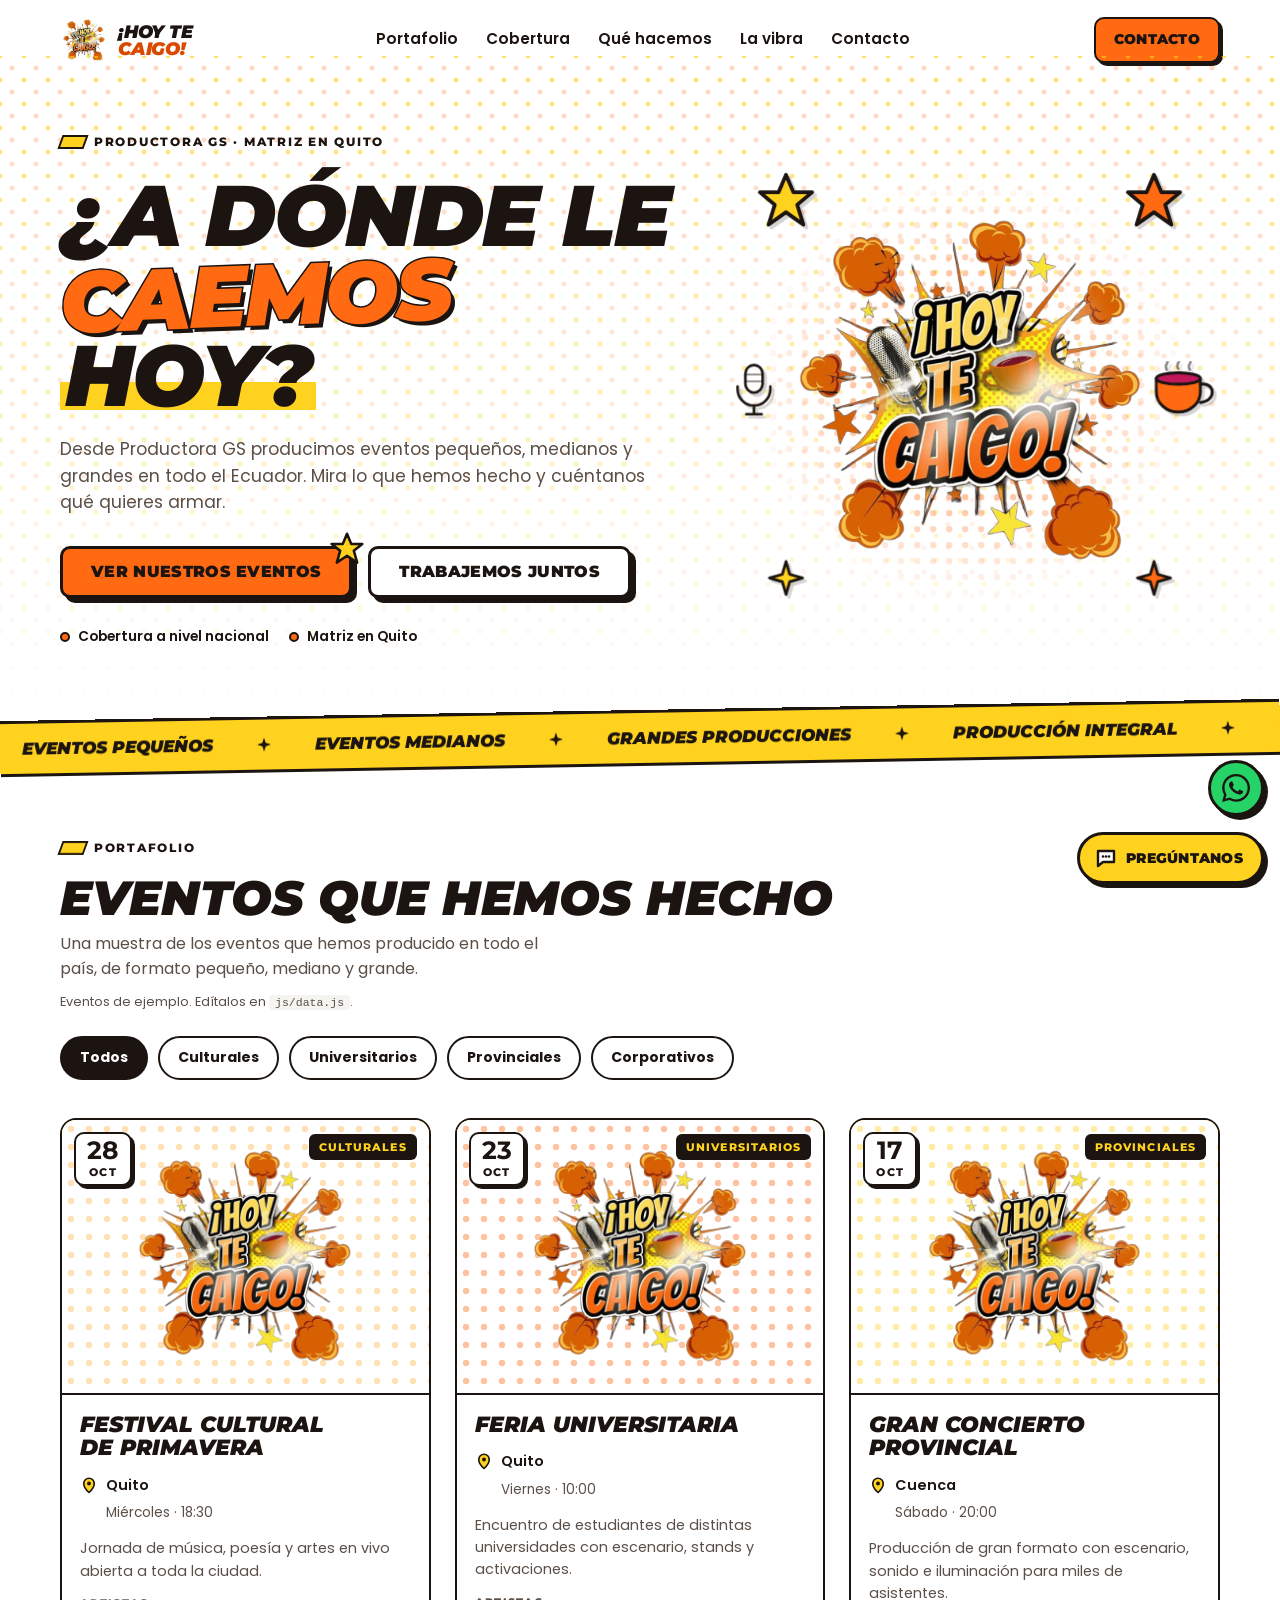
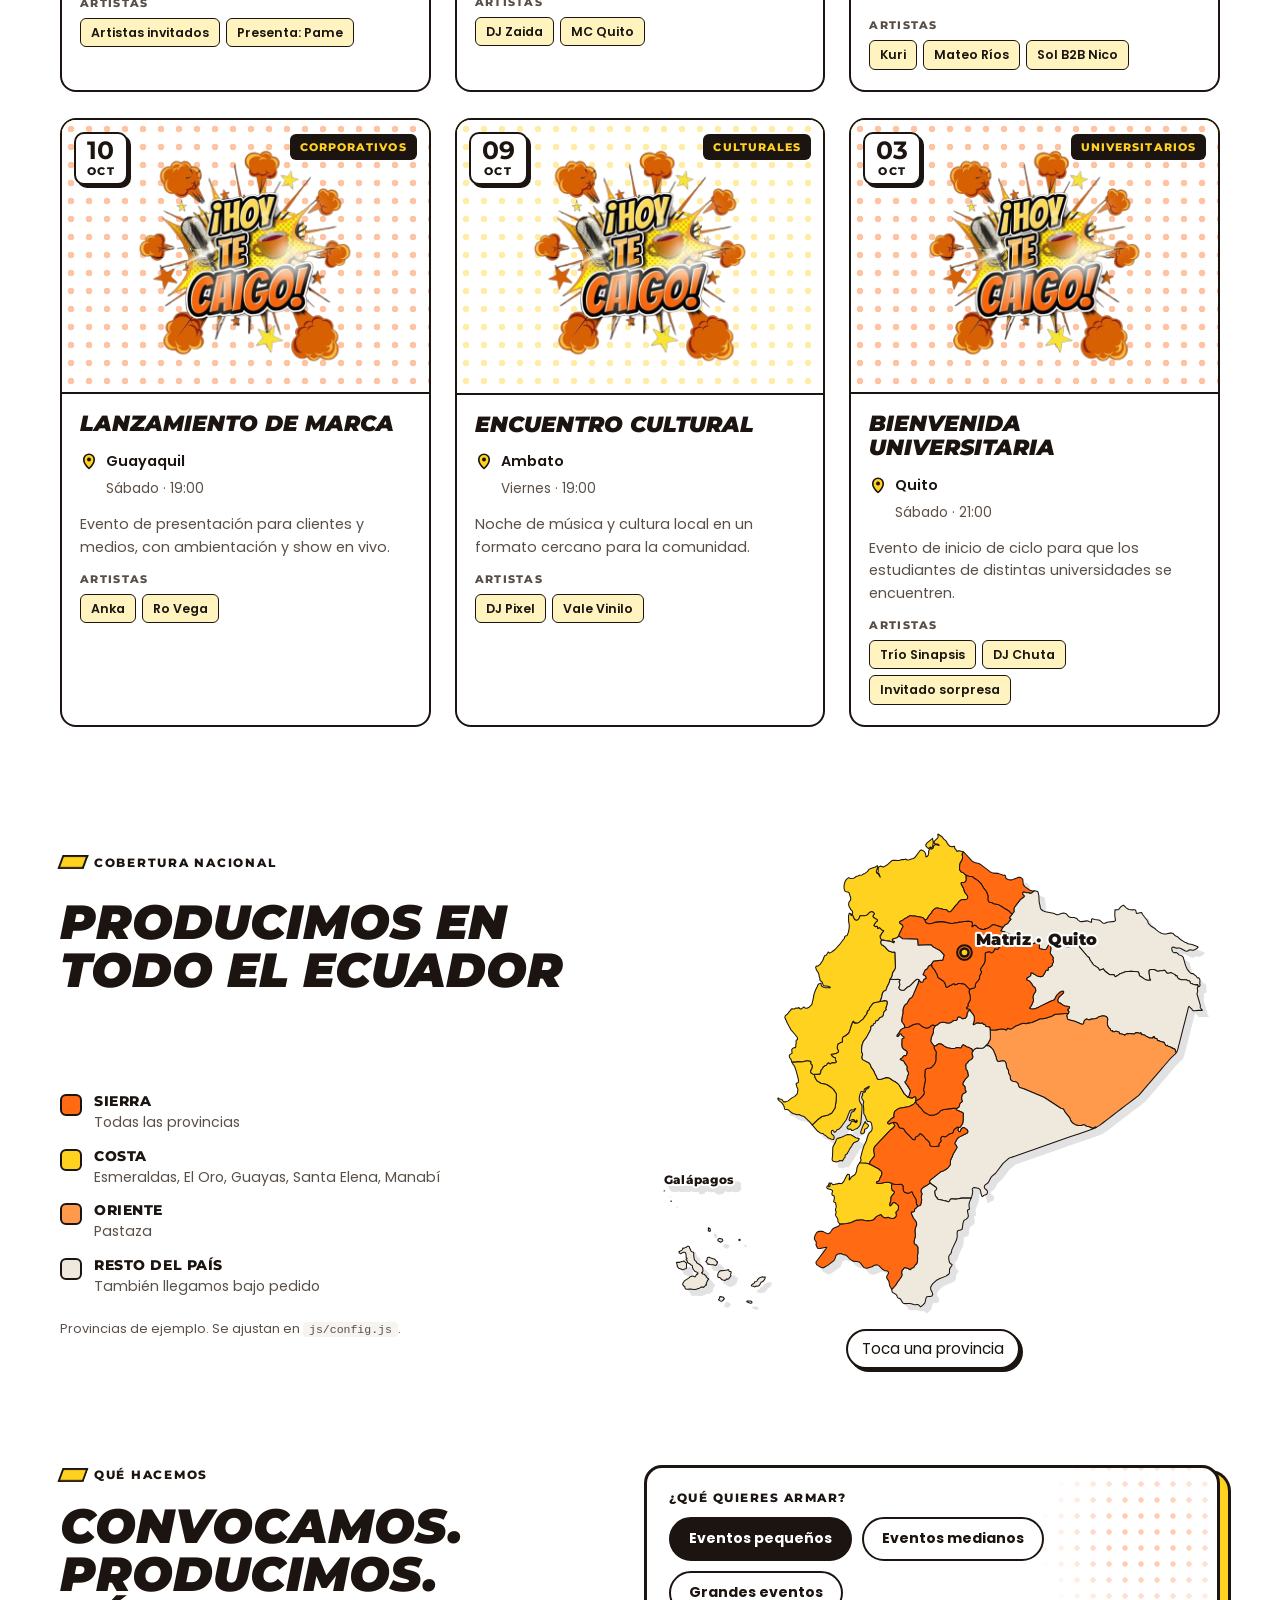
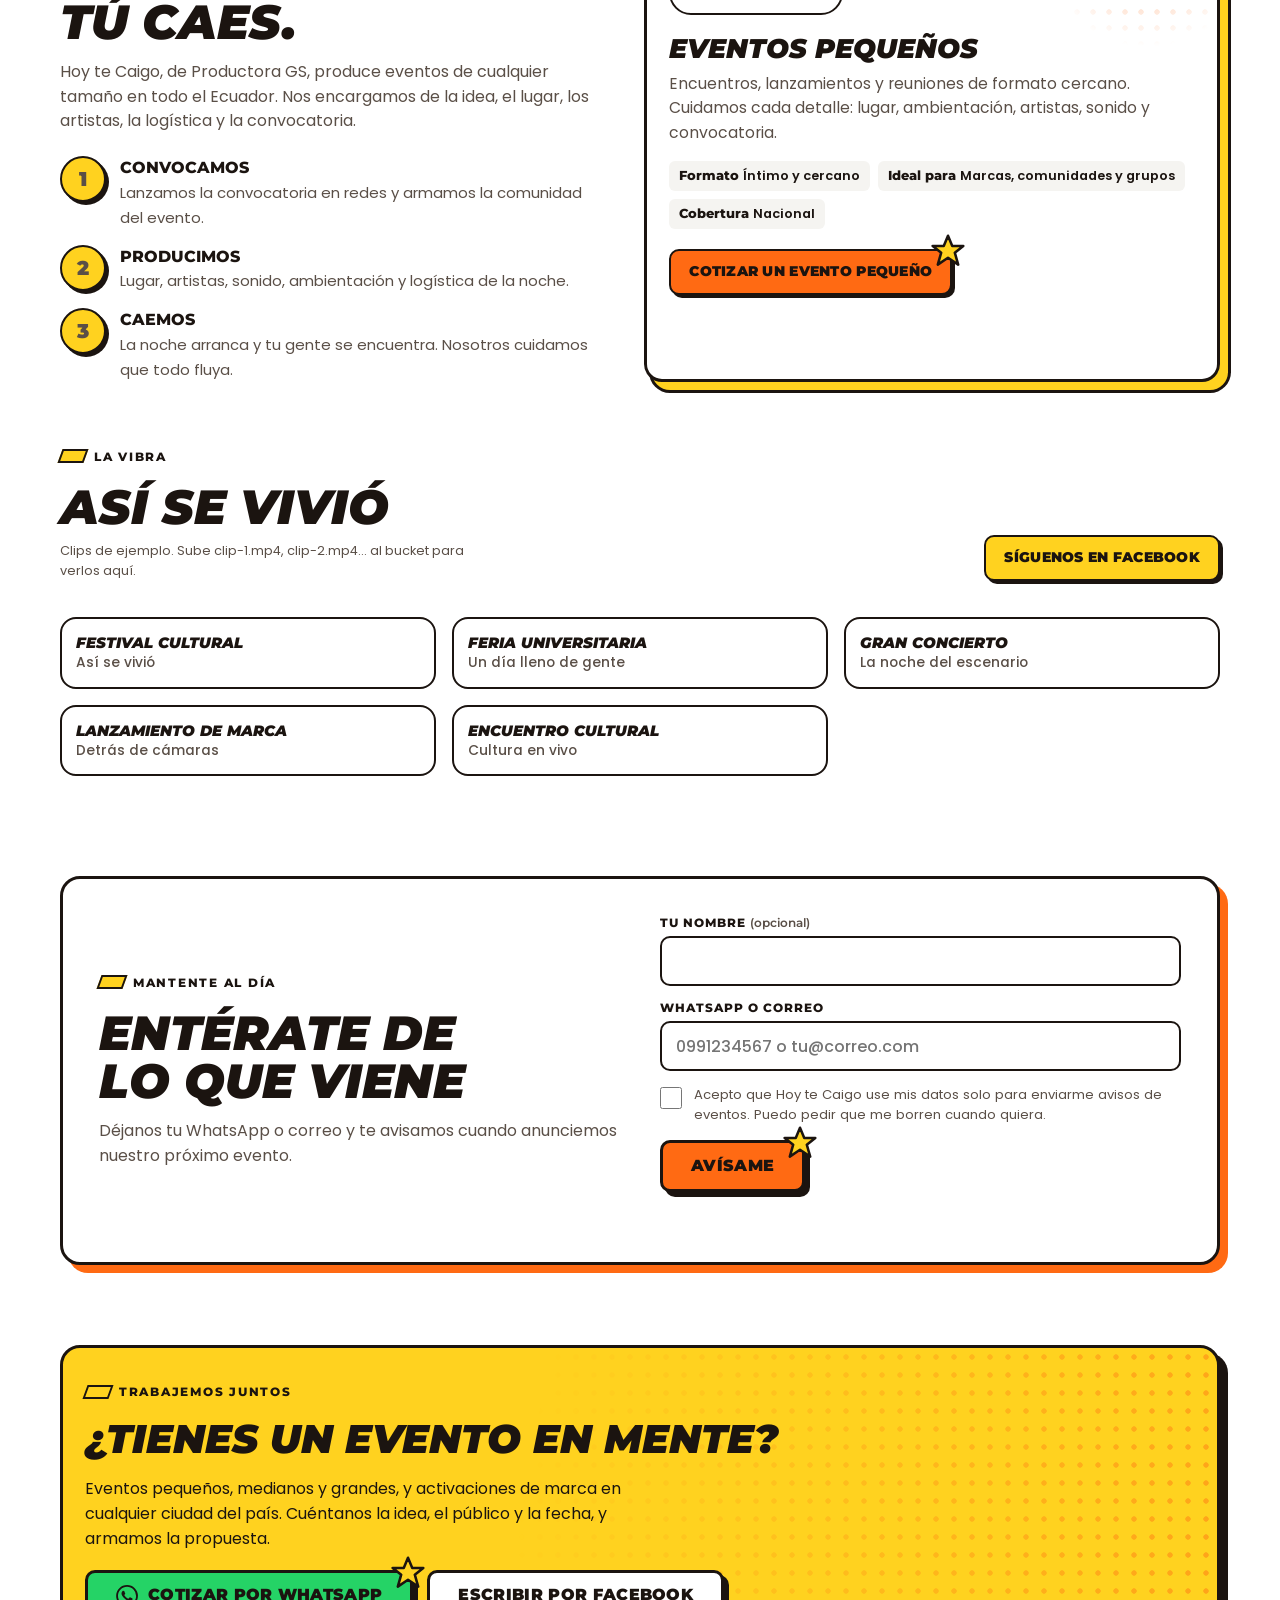
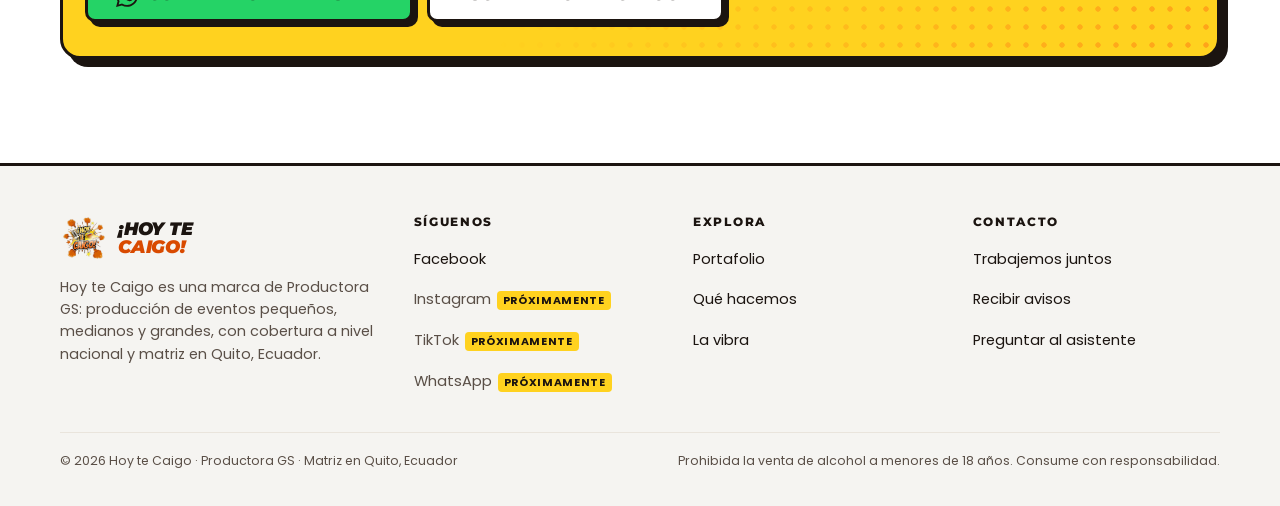
<file: index.html>
<!doctype html>
<html lang="es">
<head>
  <meta charset="utf-8">
  <meta name="viewport" content="width=device-width, initial-scale=1, viewport-fit=cover">
  <title>Hoy te Caigo</title>
  <meta name="description" content="Hoy te Caigo es de Productora GS: producción de eventos pequeños, medianos y grandes, con cobertura a nivel nacional y matriz en Quito, Ecuador. Mira nuestro portafolio.">
  <meta name="theme-color" content="#ffffff">
  <!-- Vista previa al compartir. Al comprar el dominio, reemplaza hoytecaigo.vercel.app por el dominio nuevo (ver README). -->
  <link rel="canonical" href="https://hoytecaigo.vercel.app/">
  <meta property="og:url" content="https://hoytecaigo.vercel.app/">
  <meta property="og:type" content="website">
  <meta property="og:locale" content="es_EC">
  <meta property="og:site_name" content="Hoy te Caigo">
  <meta property="og:title" content="¡Hoy te Caigo! Eventos en todo el Ecuador · Productora GS">
  <meta property="og:description" content="Portafolio de Productora GS: eventos pequeños, medianos y grandes a nivel nacional. Cuéntanos qué quieres armar.">
  <meta property="og:image" content="https://hoytecaigo.vercel.app/assets/og-image.png">
  <meta property="og:image:width" content="1200">
  <meta property="og:image:height" content="630">
  <meta property="og:image:alt" content="Logo de Hoy te Caigo: explosión de cómic con micrófono y taza de café">
  <meta name="twitter:card" content="summary_large_image">
  <meta name="twitter:image" content="https://hoytecaigo.vercel.app/assets/og-image.png">
  <link rel="icon" href="assets/logo.png" type="image/png">
  <link rel="preconnect" href="https://fonts.googleapis.com">
  <link rel="preconnect" href="https://fonts.gstatic.com" crossorigin>
  <link rel="stylesheet" href="https://fonts.googleapis.com/css2?family=Montserrat:ital,wght@0,700;0,800;0,900;1,800;1,900&family=Poppins:wght@400;500;600&display=swap">
  <link rel="stylesheet" href="css/styles.css">
  <link rel="stylesheet" href="css/motion.css">
</head>
<body>

<header class="wrap top">
  <a class="brand" href="#inicio" aria-label="Hoy te Caigo, inicio">
    <img class="brand__mark" src="assets/logo.png" width="48" height="48" alt="">
    <span class="brand__text">¡Hoy te<span>Caigo!</span></span>
  </a>
  <nav class="nav" aria-label="Principal">
    <a href="#portafolio">Portafolio</a>
    <a href="#cobertura">Cobertura</a>
    <a href="#servicios">Qué hacemos</a>
    <a href="#vibra">La vibra</a>
    <a href="#contacto">Contacto</a>
  </nav>
  <a class="btn btn--sm" href="#contacto">Contacto</a>
</header>

<main class="wrap" id="inicio">
  <!-- HERO -->
  <div class="hero">
    <div class="hero__grid">
      <div>
        <span class="eyebrow">Productora GS · Matriz en Quito</span>
        <h1><span class="w">¿A dónde le</span> <span class="pop">caemos</span> <span class="hl">hoy?</span></h1>
        <p class="hero__lead">Desde Productora GS producimos eventos pequeños, medianos y grandes en todo el Ecuador. Mira lo que hemos hecho y cuéntanos qué quieres armar.</p>
        <div class="hero__cta">
          <a class="btn btn--star" href="#portafolio">Ver nuestros eventos</a>
          <a class="btn btn--ghost" href="#contacto">Trabajemos juntos</a>
        </div>
        <ul class="hero__meta">
          <li><i></i>Cobertura a nivel nacional</li><li><i></i>Matriz en Quito</li>
        </ul>
      </div>

      <div class="hero__art">
        <img class="hero__logo" src="assets/logo.png" width="1000" height="1000" alt="Logo de Hoy te Caigo: explosión de cómic con un micrófono y una taza de café" fetchpriority="high">
        <!-- Íconos flotantes alrededor del logo (decorativos) -->
        <svg class="fl fl--star-y float" viewBox="0 0 48 48" aria-hidden="true"><polygon points="24,3 30,17 45,17 33,27 38,43 24,33 10,43 15,27 3,17 18,17" fill="#ffd21f" stroke="#1b1410" stroke-width="3" stroke-linejoin="round"/></svg>
        <svg class="fl fl--star-o float d2" viewBox="0 0 48 48" aria-hidden="true"><polygon points="24,3 30,17 45,17 33,27 38,43 24,33 10,43 15,27 3,17 18,17" fill="#ff6a13" stroke="#1b1410" stroke-width="3" stroke-linejoin="round"/></svg>
        <svg class="fl fl--mic float d3" viewBox="0 0 48 64" aria-hidden="true"><rect x="14" y="3" width="20" height="32" rx="10" fill="#fff" stroke="#1b1410" stroke-width="3"/><path d="M5 28v3a19 19 0 0 0 38 0v-3M24 50v10M15 60h18" fill="none" stroke="#1b1410" stroke-width="3" stroke-linecap="round"/><path d="M14 14h20M14 22h20" stroke="#1b1410" stroke-width="2" opacity=".5"/></svg>
        <svg class="fl fl--cup float" viewBox="0 0 72 60" aria-hidden="true"><path d="M5 18h46v14a23 21 0 0 1-46 0z" fill="#ff6a13" stroke="#1b1410" stroke-width="3" stroke-linejoin="round"/><ellipse cx="28" cy="18" rx="23" ry="6" fill="#c2185b" stroke="#1b1410" stroke-width="3"/><path d="M51 24c16-3 17 18 0 19" fill="none" stroke="#1b1410" stroke-width="3" stroke-linecap="round"/><path d="M16 9c-4-6 4-7 0-13M28 8c-4-6 4-7 0-13M40 9c-4-6 4-7 0-13" fill="none" stroke="#1b1410" stroke-width="2.5" stroke-linecap="round" opacity=".55"/></svg>
        <svg class="fl fl--spark spin" viewBox="0 0 40 40" aria-hidden="true"><polygon points="20,2 24,16 38,20 24,24 20,38 16,24 2,20 16,16" fill="#ffd21f" stroke="#1b1410" stroke-width="3" stroke-linejoin="round"/></svg>
        <svg class="fl fl--spark2 spin" viewBox="0 0 40 40" aria-hidden="true"><polygon points="20,2 24,16 38,20 24,24 20,38 16,24 2,20 16,16" fill="#ff6a13" stroke="#1b1410" stroke-width="3" stroke-linejoin="round"/></svg>
        <span class="fl fl--dots" aria-hidden="true"></span>
      </div>
    </div>
  </div>

  <div class="ticker" aria-hidden="true"><div class="ticker__row" id="ticker"></div></div>

  <!-- PRÓXIMO EVENTO (solo aparece si hay un evento futuro con fecha iso en js/data.js) -->
  <section class="next" id="next" aria-label="Próximo evento" hidden>
    <div class="next__in">
      <div class="next__info">
        <span class="eyebrow">Próximo evento</span>
        <h2 id="nexttitle"></h2>
        <p id="nextmeta"></p>
        <a class="btn btn--star" href="#portafolio">Ver portafolio</a>
      </div>
      <div class="count" role="timer" aria-label="Tiempo que falta para el evento">
        <div><b id="cd-d">0</b><small>Días</small></div>
        <div><b id="cd-h">0</b><small>Horas</small></div>
        <div><b id="cd-m">0</b><small>Min</small></div>
        <div><b id="cd-s">0</b><small>Seg</small></div>
      </div>
    </div>
  </section>

  <!-- PORTAFOLIO -->
  <section id="portafolio">
    <div class="sec-head">
      <div>
        <span class="eyebrow">Portafolio</span>
        <h2>Eventos que hemos hecho</h2>
        <p>Una muestra de los eventos que hemos producido en todo el país, de formato pequeño, mediano y grande.</p>
        <p class="note">Eventos de ejemplo. Edítalos en <code>js/data.js</code>.</p>
      </div>
      <div class="filters" role="group" aria-label="Filtrar eventos" id="filters"></div>
    </div>
    <div class="grid" id="events"></div>
  </section>

  <!-- COBERTURA NACIONAL (el mapa se dibuja con js/map.js; las provincias pintadas se configuran en js/config.js) -->
  <section id="cobertura">
    <div class="cov">
      <div class="cov__text">
        <span class="eyebrow">Cobertura nacional</span>
        <h2 class="h2-big">Producimos en todo el Ecuador</h2>
        <p class="plan__intro">Nuestra matriz está en Quito, pero llevamos cada evento adonde lo necesites: Sierra, Costa y Oriente.</p>
        <ul class="legend" id="maplegend"></ul>
        <p class="note">Provincias de ejemplo. Se ajustan en <code>js/config.js</code>.</p>
      </div>
      <figure class="map" id="map">
        <svg id="mapsvg" role="img" aria-label="Mapa de Ecuador por provincias, con las zonas donde hemos producido eventos" viewBox="0 0 687 607"></svg>
        <figcaption id="mapcap" aria-live="polite">Toca una provincia</figcaption>
      </figure>
    </div>
  </section>

  <!-- QUÉ HACEMOS -->
  <section id="servicios">
    <div class="plan">
      <div>
        <span class="eyebrow">Qué hacemos</span>
        <h2 class="h2-big">Convocamos. Producimos. Tú caes.</h2>
        <p class="plan__intro">Hoy te Caigo, de Productora GS, produce eventos de cualquier tamaño en todo el Ecuador. Nos encargamos de la idea, el lugar, los artistas, la logística y la convocatoria.</p>
        <ol class="steps">
          <li><span class="n">1</span><div><b>Convocamos</b><span>Lanzamos la convocatoria en redes y armamos la comunidad del evento.</span></div></li>
          <li><span class="n">2</span><div><b>Producimos</b><span>Lugar, artistas, sonido, ambientación y logística de la noche.</span></div></li>
          <li><span class="n">3</span><div><b>Caemos</b><span>La noche arranca y tu gente se encuentra. Nosotros cuidamos que todo fluya.</span></div></li>
        </ol>
      </div>
      <div class="plan__panel">
        <div class="plan__q">¿Qué quieres armar?</div>
        <div class="moods" id="moods" role="group" aria-label="Elige un servicio"></div>
        <div class="plan__out" id="planout" aria-live="polite"></div>
      </div>
    </div>

    <div class="feed-head sec-head" id="vibra">
      <div>
        <span class="eyebrow">La vibra</span>
        <h2>Así se vivió</h2>
        <p class="note" id="feednote"></p>
      </div>
      <a class="btn btn--sm btn--yellow" href="#" data-social="facebook" data-label="Síguenos en Facebook">Síguenos en Facebook</a>
    </div>
    <div class="feed" id="feed"></div>

    <div class="lead" id="avisame">
      <div>
        <span class="eyebrow">Mantente al día</span>
        <h2 class="h2-big">Entérate de lo que viene</h2>
        <p class="plan__intro">Déjanos tu WhatsApp o correo y te avisamos cuando anunciemos nuestro próximo evento.</p>
      </div>
      <form id="leadform" novalidate>
        <div class="field">
          <label for="lead-name">Tu nombre <span>(opcional)</span></label>
          <input id="lead-name" name="name" type="text" maxlength="60" autocomplete="name">
        </div>
        <div class="field">
          <label for="lead-contact">WhatsApp o correo</label>
          <input id="lead-contact" name="contact" type="text" maxlength="120" inputmode="email" autocomplete="email" required placeholder="0991234567 o tu@correo.com">
        </div>
        <label class="check" for="lead-ok">
          <input id="lead-ok" name="consent" type="checkbox" required>
          <span>Acepto que Hoy te Caigo use mis datos solo para enviarme avisos de eventos. Puedo pedir que me borren cuando quiera.</span>
        </label>
        <div class="hp" aria-hidden="true"><label for="lead-web">No llenar</label><input id="lead-web" name="website" type="text" tabindex="-1" autocomplete="off"></div>
        <button class="btn btn--star" type="submit">Avísame</button>
        <p class="lead__msg" id="leadmsg" role="status"></p>
      </form>
    </div>

    <div class="band" id="contacto">
      <span class="eyebrow">Trabajemos juntos</span>
      <h2>¿Tienes un evento en mente?</h2>
      <p>Eventos pequeños, medianos y grandes, y activaciones de marca en cualquier ciudad del país. Cuéntanos la idea, el público y la fecha, y armamos la propuesta.</p>
      <div class="band__cta">
        <a class="btn btn--wa btn--star" href="#" data-social="whatsapp" data-label="WhatsApp"><svg class="wa-ico" viewBox="0 0 24 24" aria-hidden="true"><path d="M17.472 14.382c-.297-.149-1.758-.867-2.03-.967-.273-.099-.471-.148-.67.15-.197.297-.767.966-.94 1.164-.173.199-.347.223-.644.075-.297-.15-1.255-.463-2.39-1.475-.883-.788-1.48-1.761-1.653-2.059-.173-.297-.018-.458.13-.606.134-.133.298-.347.446-.52.149-.174.198-.298.298-.497.099-.198.05-.371-.025-.52-.075-.149-.669-1.612-.916-2.207-.242-.579-.487-.5-.669-.51-.173-.008-.371-.01-.57-.01-.198 0-.52.074-.792.372-.272.297-1.04 1.016-1.04 2.479 0 1.462 1.065 2.875 1.213 3.074.149.198 2.096 3.2 5.077 4.487.709.306 1.262.489 1.694.625.712.227 1.36.195 1.871.118.571-.085 1.758-.719 2.006-1.413.248-.694.248-1.289.173-1.413-.074-.124-.272-.198-.57-.347m-5.421 7.403h-.004a9.87 9.87 0 01-5.031-1.378l-.361-.214-3.741.982.998-3.648-.235-.374a9.86 9.86 0 01-1.51-5.26c.001-5.45 4.436-9.884 9.888-9.884 2.64 0 5.122 1.03 6.988 2.898a9.825 9.825 0 012.893 6.994c-.003 5.45-4.437 9.884-9.885 9.884m8.413-18.297A11.815 11.815 0 0012.05 0C5.495 0 .16 5.335.157 11.892c0 2.096.547 4.142 1.588 5.945L.057 24l6.305-1.654a11.882 11.882 0 005.683 1.448h.005c6.554 0 11.89-5.335 11.893-11.893a11.821 11.821 0 00-3.48-8.413z"/></svg>Cotizar por WhatsApp</a>
        <a class="btn btn--ghost" href="#" data-social="facebook" data-label="Facebook">Escribir por Facebook</a>
      </div>
    </div>
  </section>
</main>

<footer>
  <div class="foot">
    <div class="foot__about">
      <a class="brand" href="#inicio">
        <img class="brand__mark" src="assets/logo.png" width="48" height="48" alt="">
        <span class="brand__text">¡Hoy te<span>Caigo!</span></span>
      </a>
      <p>Hoy te Caigo es una marca de Productora GS: producción de eventos pequeños, medianos y grandes, con cobertura a nivel nacional y matriz en Quito, Ecuador.</p>
    </div>
    <div><h4>Síguenos</h4><ul id="social"></ul></div>
    <div><h4>Explora</h4><ul>
      <li><a href="#portafolio">Portafolio</a></li>
      <li><a href="#servicios">Qué hacemos</a></li>
      <li><a href="#vibra">La vibra</a></li>
    </ul></div>
    <div><h4>Contacto</h4><ul>
      <li><a href="#contacto">Trabajemos juntos</a></li>
      <li><a href="#avisame">Recibir avisos</a></li>
      <li><a href="#" data-open-chat>Preguntar al asistente</a></li>
    </ul></div>
  </div>
  <div class="legal"><span>© 2026 Hoy te Caigo · Productora GS · Matriz en Quito, Ecuador</span><span>Prohibida la venta de alcohol a menores de 18 años. Consume con responsabilidad.</span></div>
</footer>

<!-- Visor de video (el video solo se descarga cuando alguien lo abre) -->
<dialog class="vid" id="vid" aria-label="Video">
  <button type="button" class="vid__x" id="vidx" aria-label="Cerrar video">×</button>
  <video id="vidp" controls playsinline preload="none"></video>
</dialog>

<!-- WhatsApp flotante (el número se configura en js/config.js → social.whatsapp) -->
<a class="wa-fab" href="#" data-social="whatsapp" data-label="WhatsApp" aria-label="Escribir por WhatsApp">
  <svg viewBox="0 0 24 24" aria-hidden="true"><path d="M17.472 14.382c-.297-.149-1.758-.867-2.03-.967-.273-.099-.471-.148-.67.15-.197.297-.767.966-.94 1.164-.173.199-.347.223-.644.075-.297-.15-1.255-.463-2.39-1.475-.883-.788-1.48-1.761-1.653-2.059-.173-.297-.018-.458.13-.606.134-.133.298-.347.446-.52.149-.174.198-.298.298-.497.099-.198.05-.371-.025-.52-.075-.149-.669-1.612-.916-2.207-.242-.579-.487-.5-.669-.51-.173-.008-.371-.01-.57-.01-.198 0-.52.074-.792.372-.272.297-1.04 1.016-1.04 2.479 0 1.462 1.065 2.875 1.213 3.074.149.198 2.096 3.2 5.077 4.487.709.306 1.262.489 1.694.625.712.227 1.36.195 1.871.118.571-.085 1.758-.719 2.006-1.413.248-.694.248-1.289.173-1.413-.074-.124-.272-.198-.57-.347m-5.421 7.403h-.004a9.87 9.87 0 01-5.031-1.378l-.361-.214-3.741.982.998-3.648-.235-.374a9.86 9.86 0 01-1.51-5.26c.001-5.45 4.436-9.884 9.888-9.884 2.64 0 5.122 1.03 6.988 2.898a9.825 9.825 0 012.893 6.994c-.003 5.45-4.437 9.884-9.885 9.884m8.413-18.297A11.815 11.815 0 0012.05 0C5.495 0 .16 5.335.157 11.892c0 2.096.547 4.142 1.588 5.945L.057 24l6.305-1.654a11.882 11.882 0 005.683 1.448h.005c6.554 0 11.89-5.335 11.893-11.893a11.821 11.821 0 00-3.48-8.413z"/></svg>
</a>

<!-- Chatbot -->
<button type="button" class="chat-fab" id="chatfab" aria-label="Abrir el asistente de Hoy te Caigo" aria-expanded="false" aria-controls="chatpanel">
  <svg width="24" height="24" viewBox="0 0 24 24" aria-hidden="true"><path d="M4 5h16v11H9l-5 4z" fill="#fff" stroke="#1b1410" stroke-width="2.4" stroke-linejoin="round"/><circle cx="9" cy="10.5" r="1.3" fill="#1b1410"/><circle cx="12" cy="10.5" r="1.3" fill="#1b1410"/><circle cx="15" cy="10.5" r="1.3" fill="#1b1410"/></svg>
  <span>Pregúntanos</span>
</button>
<section class="chat" id="chatpanel" hidden aria-label="Asistente de Hoy te Caigo">
  <header class="chat__head">
    <img src="assets/logo.png" width="40" height="40" alt="">
    <div><b>Asistente Caigo</b><small id="chatmode"></small></div>
    <button type="button" class="chat__x" id="chatx" aria-label="Cerrar chat">×</button>
  </header>
  <div class="chat__log" id="chatlog" role="log" aria-live="polite"></div>
  <div class="chat__quick" id="chatquick"></div>
  <form class="chat__form" id="chatform" autocomplete="off">
    <label class="sr" for="chatin">Escribe tu pregunta</label>
    <input id="chatin" type="text" maxlength="400" placeholder="Pregunta por nuestros eventos…" required>
    <button class="btn btn--sm" type="submit">Enviar</button>
  </form>
</section>

<div class="toast" id="toast" role="status"></div>

<script src="js/config.js"></script>
<script src="js/data.js"></script>
<!-- boot.js trae los datos del panel (si está configurado) y luego carga js/app.js y js/chatbot.js -->
<script src="js/boot.js"></script>
</body>
</html>
</file>
<file: css/styles.css>
/* Hoy te Caigo — landing pop-art en modo claro.
   Diseño: fondo blanco con semitonos amarillo/naranja, tarjetas limpias de cartelera y explosiones de cómic solo en bordes y botones. */
:root {
  --white: #ffffff;
  --ink: #1b1410;
  --ink-soft: #5a4f47;
  --orange: #ff6a13;
  --orange-deep: #d94a00;
  --yellow: #ffd21f;
  --yellow-pale: #fff4bf;
  --line: #e9e4dc;
  --mist: #f5f4f1;
  --font-display: "Montserrat", "Arial Black", Impact, sans-serif;
  --font-body: "Poppins", "Segoe UI", system-ui, sans-serif;
  --shadow: 5px 5px 0 var(--ink);
  color-scheme: light;
}
* { box-sizing: border-box; }
[hidden] { display: none !important; }
html { scroll-behavior: smooth; }
body {
  margin: 0;
  background: var(--white);
  color: var(--ink);
  font-family: var(--font-body);
  font-size: 16px;
  line-height: 1.55;
  padding-left: max(16px, env(safe-area-inset-left, 0px));
  padding-right: max(16px, env(safe-area-inset-right, 0px));
  padding-top: env(safe-area-inset-top, 0px);
  overflow-x: hidden;
  overflow-x: clip;
}
h1, h2, h3 { font-family: var(--font-display); margin: 0; text-wrap: balance; }
p { margin: 0; }
a { color: inherit; }
code { background: var(--mist); padding: 1px 6px; border-radius: 4px; font-size: .9em; }
img { max-width: 100%; }
:focus-visible { outline: 3px solid var(--ink); outline-offset: 3px; border-radius: 4px; }
.wrap { max-width: 1160px; margin: 0 auto; }
.sr { position: absolute; width: 1px; height: 1px; overflow: hidden; clip: rect(0 0 0 0); white-space: nowrap; }
.eyebrow {
  font-family: var(--font-display); font-weight: 800; font-size: .78rem;
  letter-spacing: .14em; text-transform: uppercase; color: var(--ink);
  display: inline-flex; align-items: center; gap: 8px;
}
.eyebrow::before { content: ""; width: 22px; height: 10px; background: var(--yellow); border: 2px solid var(--ink); transform: skewX(-20deg); }

/* ---------- Botones ---------- */
.btn {
  position: relative; display: inline-flex; align-items: center; justify-content: center; gap: 10px;
  min-height: 52px; padding: 0 28px;
  font-family: var(--font-display); font-weight: 900; font-size: 1rem; letter-spacing: .02em; text-transform: uppercase; text-decoration: none;
  color: var(--ink); background: var(--orange);
  border: 3px solid var(--ink); border-radius: 10px; box-shadow: var(--shadow);
  cursor: pointer;
  transition: transform .12s cubic-bezier(.3,1.6,.5,1), box-shadow .12s ease, background .12s;
  -webkit-tap-highlight-color: transparent;
}
.btn:hover { transform: translate(-2px,-2px) rotate(-1deg); box-shadow: 8px 8px 0 var(--ink); background: #ff7a2b; }
.btn:active { transform: translate(4px,4px); box-shadow: 1px 1px 0 var(--ink); }
.btn--star::after {
  content: ""; position: absolute; top: -17px; right: -15px; width: 34px; height: 34px;
  background: url("data:image/svg+xml,%3Csvg xmlns='http://www.w3.org/2000/svg' viewBox='0 0 40 40'%3E%3Cpolygon points='20,2 25,14 38,14 28,22 32,36 20,28 8,36 12,22 2,14 15,14' fill='%23FFD21F' stroke='%231b1410' stroke-width='3' stroke-linejoin='round'/%3E%3C/svg%3E") center/contain no-repeat;
  transition: transform .25s cubic-bezier(.3,1.8,.5,1);
}
.btn--star:hover::after { transform: rotate(35deg) scale(1.2); }
.btn--yellow { background: var(--yellow); }
.btn--yellow:hover { background: #ffdc4d; }
.btn--ghost { background: var(--white); }
.btn--ghost:hover { background: var(--yellow-pale); }
.btn--sm { min-height: 46px; padding: 0 18px; font-size: .86rem; box-shadow: 3px 3px 0 var(--ink); border-width: 2.5px; }
.btn--sm:hover { box-shadow: 5px 5px 0 var(--ink); }

/* ---------- Header ---------- */
.top { display: flex; align-items: center; justify-content: space-between; gap: 16px; padding-block: 16px; }
.brand { display: flex; align-items: center; gap: 10px; text-decoration: none; }
.brand__mark { width: 48px; height: 48px; flex: none; object-fit: contain; }
.brand__text { font-family: var(--font-display); font-weight: 900; font-style: italic; font-size: 1.15rem; line-height: .95; text-transform: uppercase; letter-spacing: -.01em; }
.brand__text span { color: var(--orange-deep); display: block; }
.nav { display: none; gap: 28px; font-weight: 600; font-size: .95rem; }
.nav a { text-decoration: none; padding: 6px 0; border-bottom: 3px solid transparent; transition: border-color .15s; }
.nav a:hover { border-color: var(--orange); }
@media (min-width: 820px) { .nav { display: flex; } }

/* ---------- Hero ---------- */
.hero { position: relative; isolation: isolate; padding-block: 28px 56px; }
.hero::before {
  content: ""; position: absolute; z-index: -1; inset: 0 calc(50% - 50vw);
  background-image:
    radial-gradient(circle, rgba(255,106,19,.26) 2.2px, transparent 2.8px),
    radial-gradient(circle, rgba(255,210,31,.6) 2.2px, transparent 2.8px);
  background-size: 24px 24px; background-position: 0 0, 12px 12px;
  -webkit-mask-image: linear-gradient(180deg, #000 0%, rgba(0,0,0,.55) 55%, transparent 100%);
  mask-image: linear-gradient(180deg, #000 0%, rgba(0,0,0,.55) 55%, transparent 100%);
}
.hero__grid { display: grid; gap: 40px; align-items: center; }
@media (min-width: 900px) { .hero__grid { grid-template-columns: 1.1fr .9fr; gap: 48px; padding-top: 24px; } }
.hero h1 {
  font-weight: 900; font-style: italic; text-transform: uppercase;
  font-size: clamp(2.5rem, 10.5vw, 5.4rem); line-height: .93; letter-spacing: -.02em; margin-block: 18px 20px;
}
.hero h1 .pop {
  display: inline-block; color: var(--orange); -webkit-text-stroke: 3px var(--ink); paint-order: stroke fill;
  text-shadow: 4px 4px 0 var(--ink); transform: rotate(-2deg);
}
.hero h1 .hl { background: linear-gradient(transparent 58%, var(--yellow) 58%, var(--yellow) 92%, transparent 92%); padding: 0 .06em; }
.hero__lead { font-size: 1.08rem; max-width: 34em; color: var(--ink-soft); }
.hero__cta { display: flex; flex-wrap: wrap; gap: 18px 16px; margin-top: 30px; align-items: center; }
.hero__meta { display: flex; flex-wrap: wrap; gap: 8px 20px; margin: 28px 0 0; padding: 0; list-style: none; font-size: .86rem; font-weight: 600; }
.hero__meta li { display: flex; align-items: center; gap: 8px; }
.hero__meta i { width: 10px; height: 10px; background: var(--orange); border: 2px solid var(--ink); border-radius: 50%; display: inline-block; }

/* Logo con íconos flotantes alrededor */
.hero__art { position: relative; width: 100%; max-width: 460px; margin: 0 auto; aspect-ratio: 1; display: grid; place-items: center; }
.hero__logo { width: 86%; height: auto; display: block; position: relative; z-index: 1; }
/* Íconos simétricos: cada uno se centra sobre su punto (left/top) con la propiedad "translate",
   que no choca con la animación "float" (usa transform). */
.fl { position: absolute; height: auto; pointer-events: none; translate: -50% -50%; filter: drop-shadow(3px 3px 0 rgba(27,20,16,.18)); }
.fl--star-y { left: 10%; top: 9%;  width: 13%; }
.fl--star-o { left: 90%; top: 9%;  width: 13%; }
.fl--mic    { left: 3%;  top: 50%; width: 9%; }
.fl--cup    { left: 97%; top: 50%; width: 15%; }
.fl--spark  { left: 10%; top: 91%; width: 8%; }
.fl--spark2 { left: 90%; top: 91%; width: 8%; }
.fl--dots {
  z-index: 0; left: 50%; top: 50%; width: 96%; aspect-ratio: 1; filter: none;
  background-image: radial-gradient(circle, rgba(255,106,19,.45) 3px, transparent 3.6px); background-size: 16px 16px;
  -webkit-mask-image: radial-gradient(circle, #000 30%, transparent 70%); mask-image: radial-gradient(circle, #000 30%, transparent 70%);
}
/* Marcador de posición con el logo (cartelera y videos sin foto) */
.ph { position: absolute; inset: 0; display: grid; place-items: center; background: var(--white); overflow: hidden; }
.ph::before { content: ""; position: absolute; inset: 0; background: radial-gradient(circle, var(--c1, var(--orange)) 3px, transparent 3.6px) 0 0 / 18px 18px; opacity: .4; }
.ph img { position: relative; width: 74%; height: auto; max-height: 90%; object-fit: contain; }
.float { animation: bob 3.2s ease-in-out infinite; transform-origin: center; }
.float.d2 { animation-delay: -1.1s; } .float.d3 { animation-delay: -2.1s; }
@keyframes bob { 0%,100% { transform: translateY(0) rotate(0); } 50% { transform: translateY(-7px) rotate(5deg); } }
.spin { animation: spin 14s linear infinite; }
@keyframes spin { to { transform: rotate(360deg); } }

/* ---------- Cinta ---------- */
.ticker { background: var(--yellow); border-block: 3px solid var(--ink); overflow: hidden; margin-inline: calc(50% - 50vw); transform: rotate(-1deg); margin-block: 6px 0; }
.ticker__row { display: flex; width: max-content; animation: slide 26s linear infinite; }
.ticker__row span { font-family: var(--font-display); font-weight: 900; font-style: italic; text-transform: uppercase; font-size: 1.05rem; padding: 12px 22px; white-space: nowrap; display: inline-flex; align-items: center; gap: 44px; }
.ticker__row span::after { content: ""; width: 14px; height: 14px; background: var(--ink); clip-path: polygon(50% 0, 62% 38%, 100% 50%, 62% 62%, 50% 100%, 38% 62%, 0 50%, 38% 38%); }
@keyframes slide { to { transform: translateX(-50%); } }

/* ---------- Secciones ---------- */
section { padding-block: 72px 24px; }
.sec-head { display: flex; flex-wrap: wrap; align-items: end; justify-content: space-between; gap: 20px; margin-bottom: 30px; }
.sec-head h2, .h2-big { font-weight: 900; font-size: clamp(1.9rem, 6vw, 3rem); line-height: 1; text-transform: uppercase; font-style: italic; margin-top: 12px; }
.sec-head p { color: var(--ink-soft); max-width: 32em; margin-top: 10px; }
.filters { display: flex; gap: 10px; overflow-x: auto; padding: 4px 4px 8px; margin: 0 -4px; scrollbar-width: none; max-width: 100%; }
.filters::-webkit-scrollbar { display: none; }
.chip {
  flex: none; min-height: 44px; padding: 0 18px; font: 700 .88rem var(--font-body); color: var(--ink); background: var(--white);
  border: 2.5px solid var(--ink); border-radius: 999px; cursor: pointer; transition: background .12s;
}
.chip:hover { background: var(--yellow-pale); }
.chip[aria-pressed="true"] { background: var(--ink); color: var(--white); }
.note { font-size: .8rem; color: var(--ink-soft); margin-top: 6px; }
.note:empty { display: none; }

/* ---------- Próximo evento ---------- */
section.next { padding-block: 56px 0; }
.next__in { display: grid; gap: 24px; align-items: center; background: var(--yellow); border: 3px solid var(--ink); border-radius: 20px; box-shadow: 8px 8px 0 var(--ink); padding: 26px 22px; position: relative; overflow: hidden; isolation: isolate; }
.next__in::before { content: ""; position: absolute; z-index: -1; inset: 0; background-image: radial-gradient(circle, rgba(255,106,19,.4) 2.4px, transparent 3px); background-size: 18px 18px; -webkit-mask-image: linear-gradient(100deg, transparent 35%, #000); mask-image: linear-gradient(100deg, transparent 35%, #000); }
@media (min-width: 820px) { .next__in { grid-template-columns: 1.2fr 1fr; padding: 32px 36px; } }
.next__info { display: grid; gap: 12px; justify-items: start; }
.next__info h2 { font-weight: 900; font-style: italic; text-transform: uppercase; font-size: clamp(1.7rem, 5.5vw, 2.8rem); line-height: 1; }
.next__info p { font-weight: 600; }
.count { display: grid; grid-template-columns: repeat(4, 1fr); gap: 10px; }
.count div { background: var(--white); border: 2.5px solid var(--ink); border-radius: 12px; box-shadow: 3px 3px 0 var(--ink); text-align: center; padding: 12px 4px 10px; }
.count b { display: block; font: 900 clamp(1.5rem, 6vw, 2.4rem)/1 var(--font-display); font-variant-numeric: tabular-nums; }
.count small { font: 800 .62rem var(--font-display); letter-spacing: .12em; text-transform: uppercase; color: var(--ink-soft); }

/* ---------- Avísame (captura de contactos) ---------- */
.lead { margin-top: 80px; display: grid; gap: 24px; border: 3px solid var(--ink); border-radius: 20px; padding: 28px 22px; background: var(--white); box-shadow: 8px 8px 0 var(--orange); }
@media (min-width: 820px) { .lead { grid-template-columns: 1fr 1fr; padding: 36px; gap: 40px; align-items: center; } }
.lead form { display: grid; gap: 14px; }
.field { display: grid; gap: 6px; }
.field label { font: 800 .78rem var(--font-display); letter-spacing: .08em; text-transform: uppercase; }
.field label span { font-weight: 600; letter-spacing: 0; text-transform: none; color: var(--ink-soft); }
.field input { min-height: 50px; padding: 0 14px; font: 500 16px var(--font-body); color: var(--ink); background: var(--white); border: 2.5px solid var(--ink); border-radius: 10px; }
.field input:focus-visible { outline: 3px solid var(--orange); outline-offset: 2px; }
.field input[aria-invalid="true"] { border-color: var(--orange-deep); background: #fff1ea; }
.check { display: grid; grid-template-columns: 24px 1fr; gap: 10px; align-items: start; font-size: .82rem; color: var(--ink-soft); cursor: pointer; }
.check input { width: 22px; height: 22px; margin: 2px 0 0; accent-color: var(--orange); }
.hp { position: absolute; left: -9999px; width: 1px; height: 1px; overflow: hidden; }
.lead form .btn { justify-self: start; }
.lead__msg { min-height: 1.4em; font-size: .9rem; font-weight: 600; }
.lead__msg.err { color: var(--orange-deep); }

/* ---------- Tarjetas ---------- */
.grid { display: grid; gap: 26px 24px; grid-template-columns: repeat(auto-fill, minmax(min(100%, 320px), 1fr)); }
.card {
  position: relative; display: flex; flex-direction: column; min-width: 0;
  background: var(--white); border: 2.5px solid var(--ink); border-radius: 16px; overflow: hidden;
  box-shadow: 0 0 0 0 var(--orange);
  transition: transform .18s cubic-bezier(.3,1.5,.5,1), box-shadow .18s ease;
}
.card:hover { transform: translateY(-8px); box-shadow: 8px 12px 0 var(--orange); }
.card__art { position: relative; aspect-ratio: 4 / 3; border-bottom: 2.5px solid var(--ink); background: var(--yellow); }
.card__art > img { width: 100%; height: 100%; display: block; object-fit: cover; }
.card__date {
  position: absolute; top: 12px; left: 12px; z-index: 1; text-align: center; background: var(--white); color: var(--ink);
  border: 2.5px solid var(--ink); border-radius: 10px; padding: 4px 11px 5px; line-height: 1; box-shadow: 3px 3px 0 var(--ink);
  font-family: var(--font-display); font-weight: 900;
}
.card__date b { display: block; font-size: 1.55rem; }
.card__date small { font-size: .68rem; letter-spacing: .12em; text-transform: uppercase; font-weight: 800; }
.card__tag {
  position: absolute; top: 14px; right: 12px; z-index: 1; font: 800 .68rem var(--font-display); letter-spacing: .1em; text-transform: uppercase;
  background: var(--ink); color: var(--yellow); padding: 6px 10px; border-radius: 6px;
}
.card__body { display: flex; flex-direction: column; gap: 14px; padding: 18px 18px 20px; flex: 1; }
.card h3 { font-weight: 900; font-size: 1.4rem; line-height: 1.05; text-transform: uppercase; font-style: italic; }
.card__where { display: flex; gap: 8px; align-items: center; font-size: .9rem; font-weight: 600; }
.card__where svg { flex: none; }
.card__when { font-size: .85rem; color: var(--ink-soft); margin-top: -8px; padding-left: 26px; }
.card__desc { font-size: .9rem; color: var(--ink-soft); }
.lineup { display: flex; flex-wrap: wrap; gap: 6px; padding: 0; margin: 0; list-style: none; }
.lineup li { font-size: .78rem; font-weight: 600; padding: 4px 10px; background: var(--yellow-pale); border: 1.5px solid var(--ink); border-radius: 6px; }
.lineup-label { font: 800 .68rem var(--font-display); letter-spacing: .12em; text-transform: uppercase; color: var(--ink-soft); margin-bottom: -6px; }
.card__foot { margin-top: auto; display: flex; align-items: center; gap: 14px; padding-top: 6px; }
.price { font-family: var(--font-display); font-weight: 900; font-size: 1.6rem; line-height: 1; flex: none; }
.price small { display: block; font: 600 .66rem var(--font-body); color: var(--ink-soft); letter-spacing: .08em; text-transform: uppercase; margin-bottom: 3px; }
.card__foot .btn { flex: 1; }

/* ---------- El plan para hoy ---------- */
.plan { display: grid; gap: 28px; }
@media (min-width: 900px) { .plan { grid-template-columns: 1fr 1.05fr; align-items: stretch; gap: 36px; } }
.plan__intro { margin-top: 14px; color: var(--ink-soft); max-width: 34em; }
.steps { display: grid; gap: 14px; padding: 0; margin: 22px 0 0; list-style: none; }
.steps li { display: grid; grid-template-columns: 46px 1fr; gap: 14px; align-items: start; }
.steps .n { width: 46px; height: 46px; display: grid; place-items: center; font: 900 1.25rem var(--font-display); background: var(--yellow); border: 2.5px solid var(--ink); border-radius: 50%; box-shadow: 3px 3px 0 var(--ink); }
.steps b { display: block; font-family: var(--font-display); font-weight: 800; text-transform: uppercase; font-size: 1rem; }
.steps span { font-size: .93rem; color: var(--ink-soft); }
.plan__panel { position: relative; border: 3px solid var(--ink); border-radius: 18px; padding: 22px; background: var(--white); box-shadow: 8px 8px 0 var(--yellow), 8px 8px 0 3px var(--ink); isolation: isolate; overflow: hidden; }
.plan__panel::before { content: ""; position: absolute; z-index: -1; right: -40px; top: -40px; width: 220px; height: 220px; background-image: radial-gradient(circle, rgba(255,106,19,.35) 2.4px, transparent 3px); background-size: 16px 16px; -webkit-mask-image: radial-gradient(circle, #000 20%, transparent 70%); mask-image: radial-gradient(circle, #000 20%, transparent 70%); }
.plan__q { font: 800 .78rem var(--font-display); letter-spacing: .12em; text-transform: uppercase; margin-bottom: 12px; }
.moods { display: flex; flex-wrap: wrap; gap: 10px; margin-bottom: 20px; }
.plan__out { min-height: 190px; }
.plan__out h3 { font-weight: 900; font-style: italic; text-transform: uppercase; font-size: 1.7rem; line-height: 1; margin-bottom: 10px; }
.plan__out p { color: var(--ink-soft); font-size: .98rem; }
.plan__facts { display: flex; flex-wrap: wrap; gap: 8px; margin: 16px 0 20px; padding: 0; list-style: none; }
.plan__facts li { font-size: .8rem; font-weight: 600; background: var(--mist); border-radius: 6px; padding: 5px 10px; }
.plan__facts li b { font-family: var(--font-display); font-weight: 800; margin-right: 4px; }

/* ---------- Feed ---------- */
.feed-head { margin-top: 64px; }
/* Los videos son horizontales (16:9): las portadas también, para no recortarlas ni agrandarlas de más. */
.feed { display: flex; gap: 16px; overflow-x: auto; scroll-snap-type: x mandatory; padding: 6px 4px 20px; margin: 0 -4px; scrollbar-width: thin; }
.clip {
  display: flex; flex-direction: column; flex: 0 0 84%; max-width: 360px; scroll-snap-align: start; padding: 0; background: var(--white);
  border: 2.5px solid var(--ink); border-radius: 16px; overflow: hidden; text-align: left; font: inherit; color: var(--ink); cursor: pointer;
  transition: transform .18s cubic-bezier(.3,1.5,.5,1), box-shadow .18s;
}
.clip:hover { transform: translateY(-6px); box-shadow: 6px 8px 0 var(--orange); }
.clip__media { position: relative; display: block; aspect-ratio: 16 / 9; background: var(--ink); overflow: hidden; border-bottom: 2.5px solid var(--ink); }
.clip__media > img, .clip__media > video { position: absolute; inset: 0; width: 100%; height: 100%; object-fit: cover; display: block; }
.clip .ph img { width: 46%; }
.clip__play { position: absolute; top: 50%; left: 50%; width: 56px; height: 56px; margin: -28px 0 0 -28px; background: var(--yellow); border: 2.5px solid var(--ink); border-radius: 50%; display: grid; place-items: center; box-shadow: 3px 3px 0 var(--ink); transition: transform .15s; }
.clip:hover .clip__play { transform: scale(1.1); }
.clip__cap { display: block; padding: 12px 14px 14px; font-size: .86rem; font-weight: 500; line-height: 1.35; color: var(--ink-soft); }
.clip__cap b { display: block; margin-bottom: 2px; font: 900 .95rem var(--font-display); text-transform: uppercase; font-style: italic; color: var(--ink); }
@media (min-width: 760px) { .feed { overflow: visible; display: grid; grid-template-columns: repeat(auto-fill, minmax(min(100%, 300px), 1fr)); } .clip { flex: none; max-width: none; } }

.vid { width: min(94vw, 860px); padding: 0; border: 3px solid var(--ink); border-radius: 16px; background: #000; overflow: hidden; box-shadow: 8px 8px 0 var(--orange); }
.vid::backdrop { background: rgba(27,20,16,.6); }
.vid video { display: block; width: 100%; max-height: 80vh; background: #000; }
.vid__x, .chat__x { position: absolute; top: 8px; right: 8px; z-index: 2; width: 44px; height: 44px; border-radius: 50%; border: 2.5px solid var(--ink); background: var(--yellow); color: var(--ink); font: 900 1.5rem/1 var(--font-display); cursor: pointer; }

/* ---------- Banda + footer ---------- */
.band { margin-top: 80px; background: var(--yellow); border: 3px solid var(--ink); border-radius: 20px; padding: 34px 22px; display: grid; gap: 18px; justify-items: start; box-shadow: 8px 8px 0 var(--ink); position: relative; overflow: hidden; isolation: isolate; }
.band::before { content: ""; position: absolute; z-index: -1; inset: 0; background-image: radial-gradient(circle, rgba(255,106,19,.45) 2.4px, transparent 3px); background-size: 18px 18px; -webkit-mask-image: linear-gradient(100deg, transparent 40%, #000); mask-image: linear-gradient(100deg, transparent 40%, #000); }
.band h2 { font-weight: 900; font-style: italic; text-transform: uppercase; font-size: clamp(1.6rem, 5vw, 2.5rem); line-height: 1; max-width: 18em; }
.band p { max-width: 34em; }
footer { margin: 80px calc(50% - 50vw) 0; padding: 48px max(16px, env(safe-area-inset-left, 0px)) calc(36px + env(safe-area-inset-bottom, 0px)); background: var(--mist); border-top: 3px solid var(--ink); }
.foot { max-width: 1160px; margin: 0 auto; display: grid; gap: 32px; }
@media (min-width: 820px) { .foot { grid-template-columns: 1.3fr 1fr 1fr 1fr; } }
.foot h4 { font: 800 .75rem var(--font-display); letter-spacing: .14em; text-transform: uppercase; margin: 0 0 12px; }
.foot ul { list-style: none; margin: 0; padding: 0; display: grid; gap: 4px; }
.foot li a { display: inline-block; padding: 7px 0; text-decoration: none; font-size: .92rem; }
.foot li a:hover { text-decoration: underline; text-decoration-color: var(--orange); text-decoration-thickness: 3px; text-underline-offset: 4px; }
.foot li a.is-soon { color: var(--ink-soft); }
.foot li a.is-soon small { font-size: .68rem; font-weight: 700; letter-spacing: .06em; text-transform: uppercase; background: var(--yellow); color: var(--ink); border-radius: 4px; padding: 2px 6px; margin-left: 6px; }
.foot__about p { font-size: .9rem; color: var(--ink-soft); max-width: 26em; margin-top: 14px; }
.legal { max-width: 1160px; margin: 32px auto 0; padding-top: 18px; border-top: 1.5px solid var(--line); font-size: .78rem; color: var(--ink-soft); display: flex; flex-wrap: wrap; gap: 6px 20px; justify-content: space-between; }

/* ---------- Chatbot ---------- */
.chat-fab {
  position: fixed; z-index: 25; right: max(16px, env(safe-area-inset-right, 0px)); bottom: calc(16px + env(safe-area-inset-bottom, 0px));
  display: inline-flex; align-items: center; gap: 8px; min-height: 52px; padding: 0 18px 0 14px;
  font: 900 .86rem var(--font-display); text-transform: uppercase; letter-spacing: .02em; color: var(--ink);
  background: var(--yellow); border: 3px solid var(--ink); border-radius: 999px; box-shadow: 4px 4px 0 var(--ink); cursor: pointer;
  transition: transform .12s, box-shadow .12s;
}
/* En celular el botón es solo el ícono, para no tapar los botones de las tarjetas */
@media (max-width: 520px) {
  .chat-fab { width: 56px; height: 56px; min-height: 0; padding: 0; justify-content: center; border-radius: 50%; }
  .chat-fab span { display: none; }
}
.chat-fab:hover { transform: translate(-2px,-2px); box-shadow: 6px 6px 0 var(--ink); }
.chat-fab:active { transform: translate(3px,3px); box-shadow: 1px 1px 0 var(--ink); }
.chat {
  position: fixed; z-index: 26; right: max(16px, env(safe-area-inset-right, 0px)); bottom: calc(80px + env(safe-area-inset-bottom, 0px));
  width: min(380px, calc(100vw - 32px)); height: min(540px, calc(100dvh - 120px - env(safe-area-inset-bottom, 0px)));
  display: flex; flex-direction: column; background: var(--white); border: 3px solid var(--ink); border-radius: 18px; overflow: hidden;
  box-shadow: 8px 8px 0 var(--orange);
}
.chat__head { position: relative; display: flex; align-items: center; gap: 10px; padding: 12px 64px 12px 14px; background: var(--yellow); border-bottom: 3px solid var(--ink); }
.chat__head b { display: block; font: 900 1.05rem var(--font-display); text-transform: uppercase; font-style: italic; }
.chat__head small { font-size: .75rem; font-weight: 600; color: var(--ink-soft); }
.chat__x { top: 10px; right: 10px; width: 40px; height: 40px; background: var(--white); font-size: 1.3rem; }
.chat__log { flex: 1; overflow-y: auto; padding: 14px; display: flex; flex-direction: column; gap: 10px; background: var(--white); overscroll-behavior: contain; }
.msg { max-width: 86%; padding: 9px 13px; border: 2px solid var(--ink); border-radius: 14px; font-size: .92rem; line-height: 1.45; white-space: pre-wrap; overflow-wrap: anywhere; }
.msg--bot { align-self: flex-start; background: var(--mist); border-bottom-left-radius: 4px; }
.msg--me { align-self: flex-end; background: var(--orange); border-bottom-right-radius: 4px; font-weight: 500; }
.chat__quick { display: flex; gap: 8px; overflow-x: auto; padding: 0 14px 10px; scrollbar-width: none; }
.chat__quick::-webkit-scrollbar { display: none; }
.chat__quick .chip { min-height: 38px; padding: 0 14px; font-size: .78rem; }
.chat__form { display: flex; gap: 8px; padding: 10px; border-top: 2.5px solid var(--ink); background: var(--white); }
.chat__form input { flex: 1; min-width: 0; min-height: 46px; padding: 0 14px; font: 500 16px var(--font-body); color: var(--ink); background: var(--white); border: 2.5px solid var(--ink); border-radius: 10px; }
.chat__form .btn { min-height: 46px; padding: 0 16px; }

/* ---------- Mapa de cobertura ---------- */
.cov { display: grid; gap: 28px; align-items: center; }
@media (min-width: 900px) { .cov { grid-template-columns: 1fr 1.05fr; gap: 40px; } }
.cov__text { display: grid; gap: 14px; justify-items: start; }
.legend { list-style: none; margin: 6px 0 0; padding: 0; display: grid; gap: 12px; }
.legend li { display: grid; grid-template-columns: 22px 1fr; gap: 12px; align-items: start; }
.legend b { display: block; font: 800 .9rem var(--font-display); text-transform: uppercase; letter-spacing: .04em; }
.legend span { font-size: .88rem; color: var(--ink-soft); }
.sw { width: 22px; height: 22px; margin-top: 2px; border: 2.5px solid var(--ink); border-radius: 6px; display: block; }
.sw--sierra { background: var(--orange); } .sw--costa { background: var(--yellow); } .sw--oriente { background: #ff9a4d; } .sw--off { background: #efe9dd; }
.map { margin: 0; display: grid; gap: 12px; justify-items: center; }
.map svg { width: 100%; max-width: 560px; height: auto; display: block; overflow: visible; filter: drop-shadow(6px 6px 0 rgba(27,20,16,.12)); }
.map__p { fill: #efe9dd; stroke: var(--ink); stroke-width: 1.3; stroke-linejoin: round; cursor: pointer; transition: fill .6s ease var(--td, 0s), opacity .2s; }
.map__p.cov.r-sierra { fill: var(--orange); }
.map__p.cov.r-costa { fill: var(--yellow); }
.map__p.cov.r-oriente { fill: #ff9a4d; }
.map__p:hover { opacity: .82; }
.map--pre .map__p.cov { fill: #efe9dd; transition: none; }
.map:not(.map--pre) .map__p.cov { --td: calc(var(--n, 0) * 70ms); }
.map__qt { font: 900 20px var(--font-display); fill: var(--ink); paint-order: stroke; stroke: #fff; stroke-width: 5px; stroke-linejoin: round; letter-spacing: .02em; }
.map__qt--sm { font-size: 15px; font-weight: 800; }
.map__ring { fill: none; stroke: var(--ink); stroke-width: 2.5; transform-box: fill-box; transform-origin: center; }
.map figcaption { min-height: 1.6em; padding: 6px 14px; font-size: .95rem; text-align: center; background: var(--white); border: 2.5px solid var(--ink); border-radius: 999px; box-shadow: 3px 3px 0 var(--ink); }

/* ---------- WhatsApp ---------- */
.btn--wa { background: #25d366; }
.btn--wa:hover { background: #3be07b; }
.wa-ico { width: 22px; height: 22px; flex: none; fill: var(--ink); }
.band__cta { display: flex; flex-wrap: wrap; gap: 16px 14px; align-items: center; }
.wa-fab {
  position: fixed; z-index: 24; right: max(16px, env(safe-area-inset-right, 0px)); bottom: calc(84px + env(safe-area-inset-bottom, 0px));
  width: 56px; height: 56px; display: grid; place-items: center; background: #25d366; border: 3px solid var(--ink); border-radius: 50%;
  box-shadow: 4px 4px 0 var(--ink); transition: transform .12s, box-shadow .12s;
}
.wa-fab svg { width: 28px; height: 28px; fill: var(--ink); }
.wa-fab:hover { transform: translate(-2px,-2px); box-shadow: 6px 6px 0 var(--ink); }
.wa-fab:active { transform: translate(3px,3px); box-shadow: 1px 1px 0 var(--ink); }
body.chat-open .wa-fab { display: none; }

/* ---------- Aviso ---------- */
.toast { position: fixed; left: 50%; bottom: calc(84px + env(safe-area-inset-bottom, 0px)); transform: translate(-50%, 30px); opacity: 0; pointer-events: none; z-index: 40; max-width: min(92vw, 420px); background: var(--ink); color: var(--white); border: 2.5px solid var(--yellow); border-radius: 12px; padding: 12px 18px; font-size: .9rem; font-weight: 600; transition: transform .2s, opacity .2s; }
.toast.on { transform: translate(-50%, 0); opacity: 1; }

@media (prefers-reduced-motion: reduce) {
  *, *::before, *::after { animation: none !important; transition-duration: .01ms !important; scroll-behavior: auto !important; }
}
</file>
<file: css/motion.css>
/* Hoy te Caigo · animaciones.
   Criterio: un momento fuerte (la entrada del hero), movimiento suave y ambiental en pocos lugares,
   y respuestas al tocar o pasar el cursor. Solo se animan transform y opacity (rápido en celulares).
   Todo está dentro de "no-preference": si el visitante pide reducir movimiento, no se anima nada
   y el contenido se ve completo desde el inicio. */
@media (prefers-reduced-motion: no-preference) {

  :root { --ease: cubic-bezier(.22, 1, .36, 1); --spring: cubic-bezier(.34, 1.56, .64, 1); }

  @keyframes rise      { from { opacity: 0; transform: translateY(26px); } }
  @keyframes word-in   { from { opacity: 0; transform: translateY(.55em) rotate(3deg); } }
  @keyframes pop-word  { 0% { opacity: 0; transform: translateY(.5em) rotate(-9deg) scale(.7); } 65% { opacity: 1; transform: translateY(-.06em) rotate(-1deg) scale(1.08); } 100% { opacity: 1; transform: rotate(-2deg) scale(1); } }
  @keyframes sweep     { from { background-size: 0% 100%; } to { background-size: 100% 100%; } }
  @keyframes slap      { 0% { opacity: 0; transform: scale(.55) rotate(-9deg); } 60% { opacity: 1; transform: scale(1.06) rotate(1.5deg); } 100% { opacity: 1; transform: none; } }
  @keyframes pop-in    { 0% { opacity: 0; scale: 0; } 65% { opacity: 1; scale: 1.18; } 100% { opacity: 1; scale: 1; } }
  @keyframes ring      { 0% { opacity: 0; transform: scale(.5); } 15% { opacity: .8; } 100% { opacity: 0; transform: scale(1.25); } }
  @keyframes ring-play { 0% { opacity: .85; transform: scale(.9); } 100% { opacity: 0; transform: scale(1.55); } }
  @keyframes drift     { to { translate: 0 24px; } }
  @keyframes breathe   { 0%, 100% { translate: 0 0; } 50% { translate: 0 -7px; } }
  @keyframes pop-card  { from { opacity: 0; transform: translateY(16px) scale(.96); } }
  @keyframes swap-in   { from { opacity: 0; transform: translateX(16px); } }
  @keyframes nudge     { 0%, 100% { transform: none; } 20% { transform: rotate(-6deg) translateY(-4px); } 40% { transform: rotate(5deg); } 60% { transform: rotate(-3deg) translateY(-2px); } 80% { transform: rotate(2deg); } }
  @keyframes wiggle    { 0%, 100% { transform: none; } 30% { transform: rotate(-9deg) scale(1.08); } 65% { transform: rotate(7deg) scale(1.08); } }

  /* 1 · Entrada del hero: se arma en orden, de arriba hacia abajo */
  .hero .eyebrow      { animation: rise .7s var(--ease) .05s backwards; }
  .hero h1 .w         { display: inline-block; animation: word-in .8s var(--ease) .18s backwards; }
  .hero h1 .pop       { animation: pop-word .9s var(--spring) .38s backwards; }
  .hero h1 .hl        { display: inline-block; background-repeat: no-repeat; background-size: 100% 100%;
                        animation: word-in .8s var(--ease) .55s backwards, sweep .7s var(--ease) .95s backwards; }
  .hero__lead         { animation: rise .8s var(--ease) .65s backwards; }
  .hero__cta          { animation: rise .8s var(--ease) .8s backwards; }
  .hero__meta         { animation: rise .8s var(--ease) .95s backwards; }

  /* El logo entra con un "golpe" de cómic y una onda amarilla; luego respira muy despacio */
  .hero__logo         { transition: transform .5s var(--spring);
                        animation: slap 1s var(--spring) .25s backwards, breathe 7s ease-in-out 1.6s infinite; }
  .hero__art:hover .hero__logo { transform: rotate(-3deg) scale(1.035); }
  .hero__art::before  { content: ""; position: absolute; inset: 7%; border-radius: 50%; border: 6px solid var(--yellow); pointer-events: none; z-index: 0;
                        animation: ring 1.1s var(--ease) .75s both; }

  /* Íconos flotantes: aparecen uno tras otro y luego siguen flotando */
  .fl--star-y { --i: 0; } .fl--star-o { --i: 1; } .fl--mic { --i: 2; } .fl--cup { --i: 3; } .fl--spark { --i: 4; } .fl--spark2 { --i: 5; }
  .fl.float { animation: pop-in .7s var(--spring) calc(.9s + var(--i) * .11s) both, bob 3.2s ease-in-out calc(var(--i) * -.9s) infinite; }
  .fl.spin  { animation: pop-in .7s var(--spring) calc(.9s + var(--i) * .11s) both, spin 14s linear infinite; }

  /* 2 · Fondo de puntos que baja muy lento, como confeti (solo cambia "translate", no repinta).
     Se extiende 24 px hacia arriba y abajo para que el bucle sea continuo; a los lados no, para no crear desbordes. */
  .hero::before { inset: -24px calc(50% - 50vw); animation: drift 30s linear infinite; }

  /* 3 · Aparición al hacer scroll (lo marca js/motion.js solo en lo que está debajo de la pantalla) */
  .rv                    { opacity: 0; transform: translateY(30px) scale(.985); }
  .rv[data-rv="slap"]    { transform: translateY(26px) rotate(-1.4deg) scale(.96); }
  .rv.in                 { opacity: 1; transform: none; transition: opacity .7s var(--ease) var(--d, 0s), transform .85s var(--ease) var(--d, 0s); }
  .rv .eyebrow::before, .eyebrow.rv::before { scale: 0 1; transform-origin: left center; }
  .rv.in .eyebrow::before, .eyebrow.rv.in::before { scale: 1 1; transition: scale .6s var(--ease) calc(var(--d, 0s) + .2s); }

  /* 4 · Al tocar o pasar el cursor */
  .card__art { overflow: hidden; }
  .card__art > img, .card__art .ph img { transition: transform .6s var(--spring); }
  .card:hover .card__art > img { transform: scale(1.06); }
  .card:hover .card__art .ph img { transform: scale(1.1) rotate(-3deg); }
  .card__date { transition: transform .35s var(--spring); }
  .card:hover .card__date { transform: rotate(-5deg) scale(1.06); }

  .clip__media > img, .clip__media > video { transition: transform .6s var(--ease); }
  .clip:hover .clip__media > img, .clip:hover .clip__media > video { transform: scale(1.06); }
  .clip__play::before { content: ""; position: absolute; inset: -3px; border-radius: 50%; border: 2.5px solid var(--yellow); opacity: 0; pointer-events: none; }
  .clip:hover .clip__play::before { animation: ring-play 1.3s ease-out infinite; }

  .brand:hover .brand__mark { animation: wiggle .6s var(--ease); }
  .steps .n { transition: transform .3s var(--spring); }
  .steps li:hover .n { transform: rotate(-8deg) scale(1.12); }

  /* Mapa: la matriz de Quito emite una onda suave */
  @keyframes quito-ring { 0% { transform: scale(.7); opacity: .9; } 100% { transform: scale(2.6); opacity: 0; } }
  .map__ring { animation: quito-ring 2.4s ease-out infinite; }

  /* 5 · Cambios de contenido */
  .pop-in { animation: pop-card .5s var(--ease) var(--d, 0s) backwards; }   /* al filtrar el portafolio */
  .swap   { animation: swap-in .45s var(--ease) backwards; }                 /* al cambiar de servicio */
  .chat-fab.nudge { animation: nudge .9s var(--ease) 2; }                    /* un aviso discreto al botón del chat */
}
</file>
